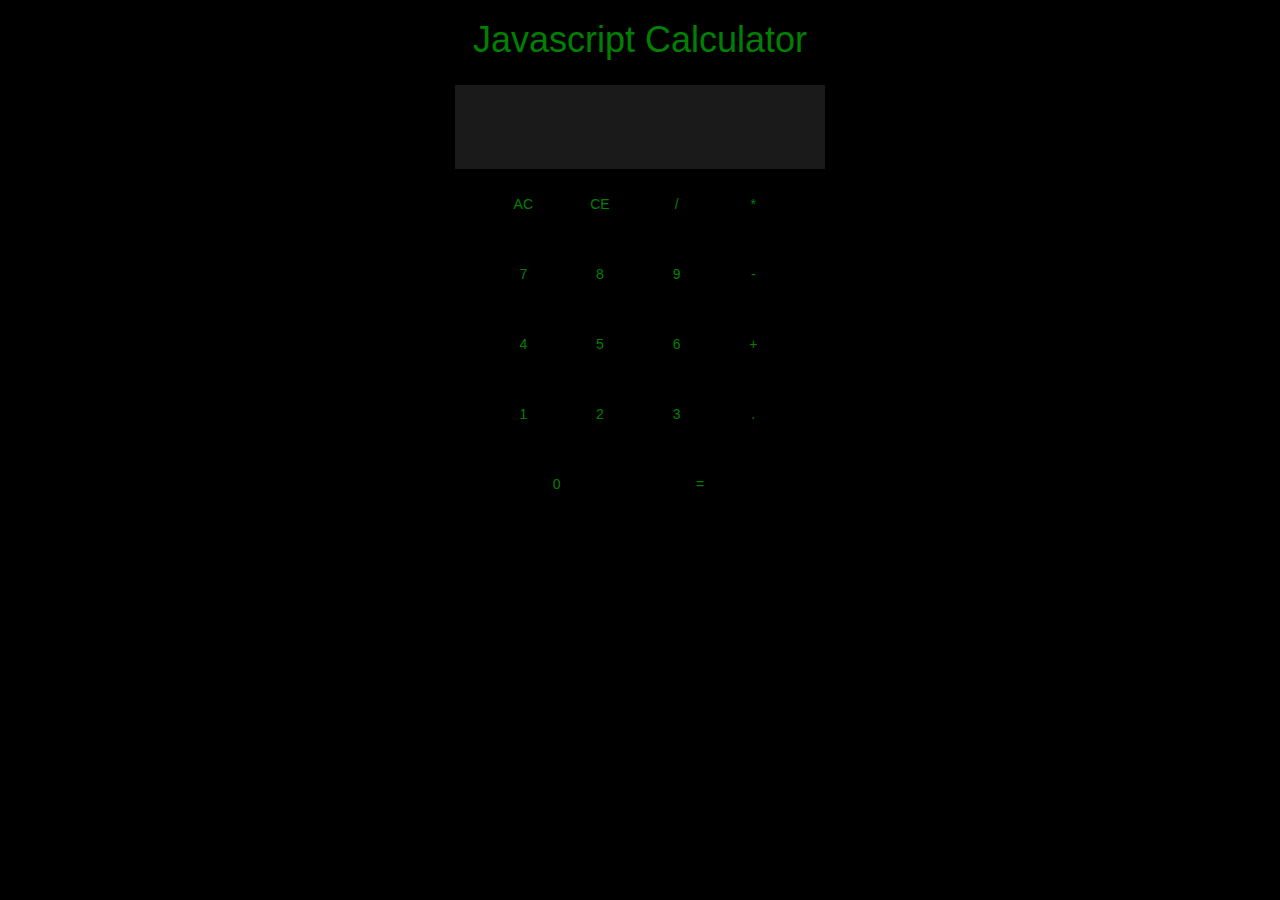
<file: Advanced Front End Development Projects/JavaScript Calculator/index.html>
<!DOCTYPE html>
<html >
  <head>
    <meta charset="UTF-8">
    <title>FreeCodeCamp: JavaScript Calculator</title>
    
    
    
    <link rel='stylesheet prefetch' href='https://cdnjs.cloudflare.com/ajax/libs/twitter-bootstrap/3.3.7/css/bootstrap.min.css'>

        <link rel="stylesheet" href="css/style.css">

    
    
    
  </head>

  <body>

    <div class="container-fluid">
  <h1 class="text-center">Javascript Calculator</h1>
  
  <div class="calculator">
    <div class="display"></div>
    <div class="buttonC">
      <div class="row">
        <button class="col-xs-2 clear" id="ac">AC</button>
        <button class="col-xs-2 clear" id="ce">CE</button>
        <button class="col-xs-2 math" id="divide">/</button>
        <button class="col-xs-2 math" id="time">*</button>
      </div>
      <div class="row">
        <button class="col-xs-2 number" id="7">7</button>
        <button class="col-xs-2 number" id="8">8</button>
        <button class="col-xs-2 number" id="9">9</button>
        <button class="col-xs-2 math" id="sub">-</button>
      </div>
      <div class="row">
        <button class="col-xs-2 number" id="4">4</button>
        <button class="col-xs-2 number" id="5">5</button>
        <button class="col-xs-2 number" id="6">6</button>
        <button class="col-xs-2 math" id="add">+</button>
      </div>
      <div class="row">
        <button class="col-xs-2 number" id="1">1</button>
        <button class="col-xs-2 number" id="2">2</button>
        <button class="col-xs-2 number" id="3">3</button>
        <button class="col-xs-2 number" id=".">.</button>
      </div>
      <div class="row">
        <button class="col-xs-4 number" id="0">0</button>
        <button class="col-xs-4 math" id="eq">=</button>
      </div>
      
    </div>
  </div>
  
</div>
    <script src='https://cdnjs.cloudflare.com/ajax/libs/jquery/3.1.0/jquery.min.js'></script>

        <script src="js/index.js"></script>

    
    
    
  </body>
</html>
</file>
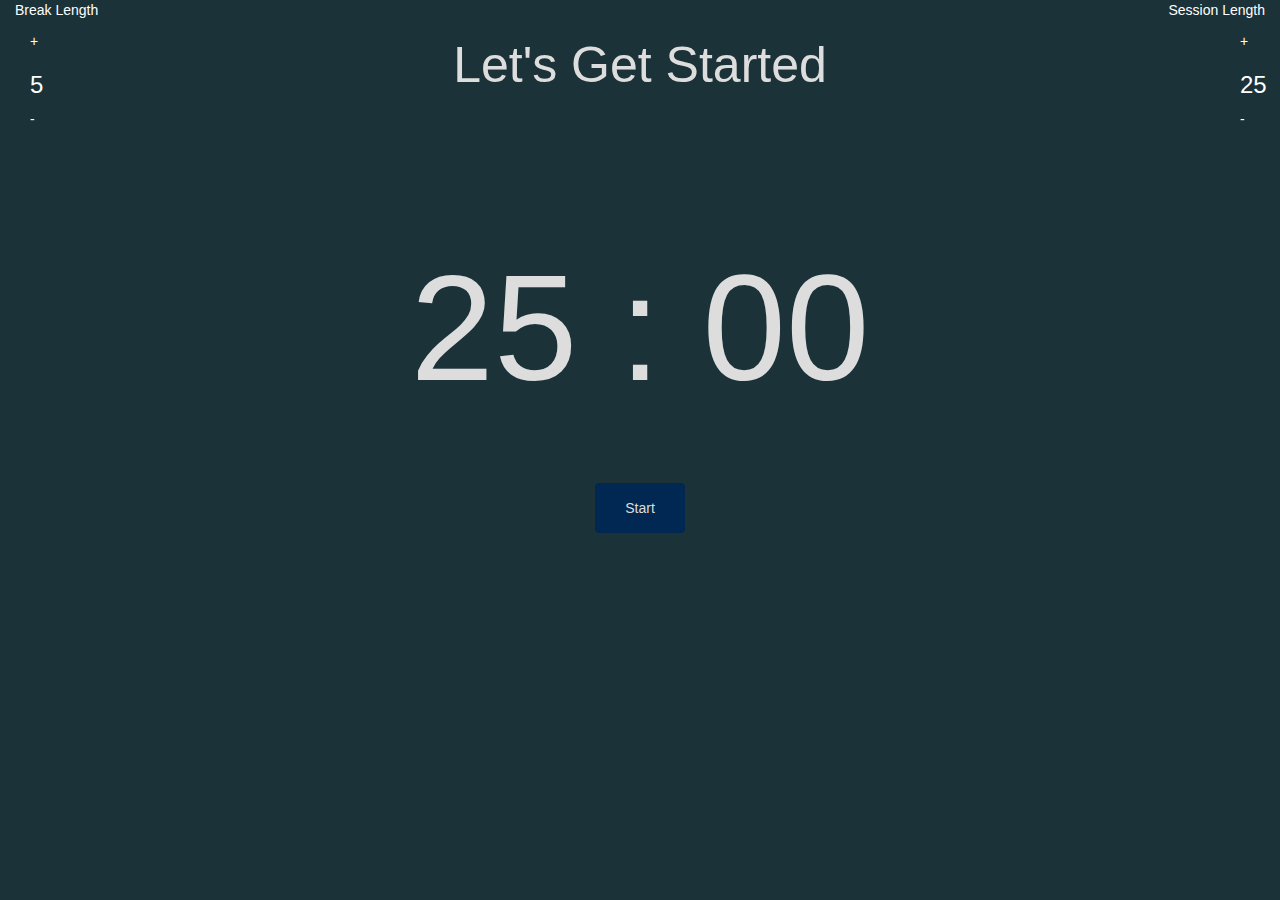
<file: Advanced Front End Development Projects/Pomodoro Clock/index.html>
<!DOCTYPE html>
<html >
  <head>
    <meta charset="UTF-8">
    <title>FreeCodeCamp: Pomodoro Clock</title>
    
    
    
    <link rel='stylesheet prefetch' href='https://cdnjs.cloudflare.com/ajax/libs/twitter-bootstrap/3.3.7/css/bootstrap.min.css'>
<link rel='stylesheet prefetch' href='https://fonts.googleapis.com/css?family=Oswald'>

        <link rel="stylesheet" href="css/style.css">

    
    
    
  </head>

  <body>

    <div class="container-fluid">
  <div class="customize">
    <div class="row">
      <div class="col-xs-6"><p class="text-left">Break Length</p></div>
      <div class="col-xs-6"><p class="text-right">Session Length</p></div>
    </div>
    <div id="break">
      <div class="row col-xs-6">
        <button id="plusB" class="col-xs-4 mod">+</button>
        <h3 id="breakLength" class="col-xs-4">5</h3>
        <button id="minB" class="col-xs-4 mod">-</button>
      </div>
    </div>
    <div id="session">
      <div class="row col-xs-6">
        <button id="plusS" class="col-xs-4 mod">+</button>
        <h3 id="sessionLength" class="col-xs-4">25</h3>
        <button id="minS" class="col-xs-4 mod">-</button>
      </div>
    </div>
  </div>
  <div id="message" class="text-center">Let's Get Started</div>
  <div id="timer">
    <span id="minutes">25</span>
    <span id="middle">:</span>
    <span id="seconds">00</span>
  </div>

  <div id="buttons" class="btn btn-block">
    <button id="start">Start</button>
    <button id="stop">Stop</button>
    <button id="reset">Reset</button>
  </div>
</div>
    <script src='https://cdnjs.cloudflare.com/ajax/libs/jquery/3.1.0/jquery.min.js'></script>

        <script src="js/index.js"></script>

    
    
    
  </body>
</html>
</file>
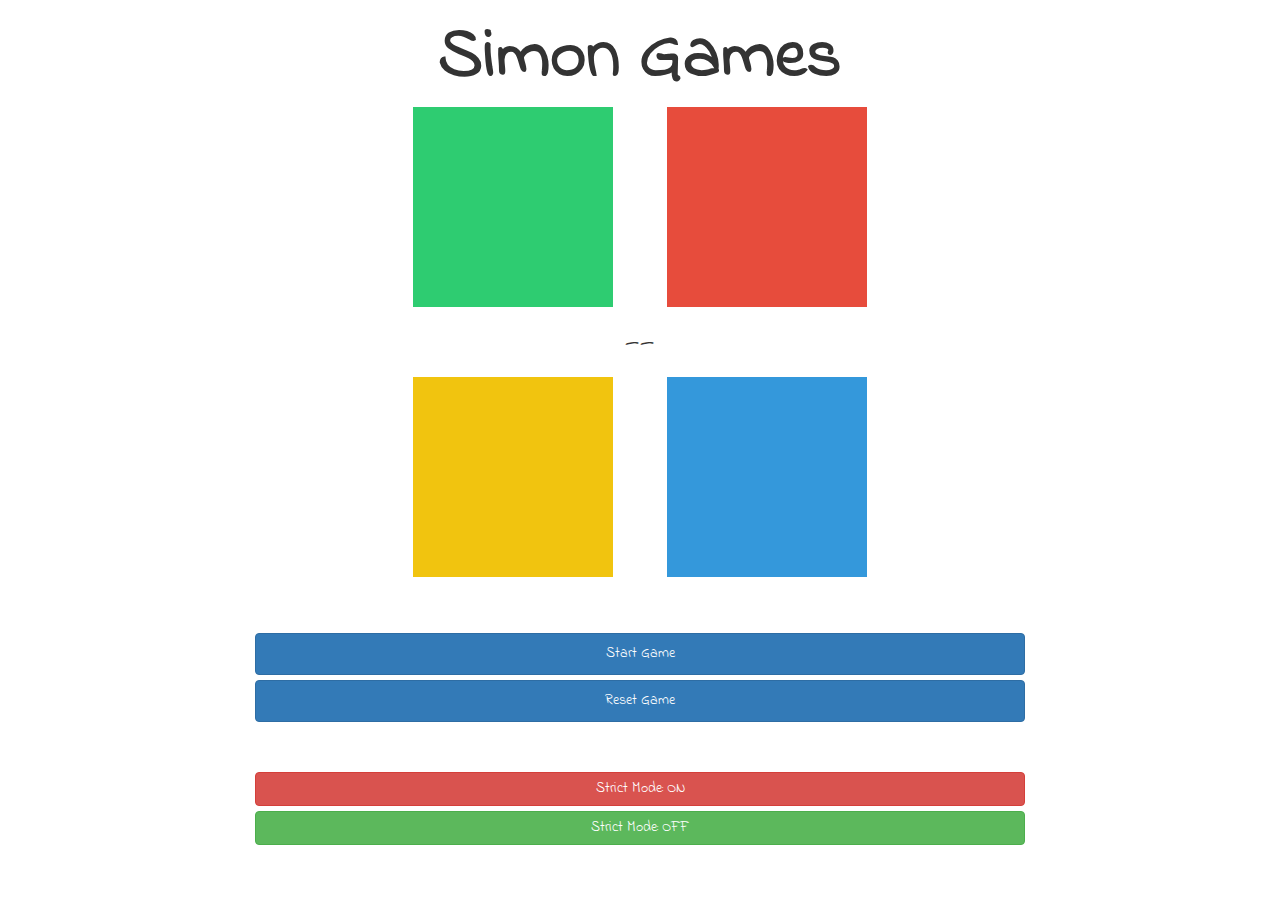
<file: Advanced Front End Development Projects/Simon Games/index.html>
<!DOCTYPE html>
<html >
  <head>
    <meta charset="UTF-8">
    <title>FreeCodeCamp: Simon Game</title>
    
    
    
    <link rel='stylesheet prefetch' href='http://netdna.bootstrapcdn.com/bootstrap/3.1.1/css/bootstrap.min.css'>
<link rel='stylesheet prefetch' href='https://fonts.googleapis.com/css?family=Indie+Flower'>
<link rel='stylesheet prefetch' href='https://cdnjs.cloudflare.com/ajax/libs/twitter-bootstrap/3.3.7/css/bootstrap.min.css'>

        <link rel="stylesheet" href="css/style.css">

    
    
    
  </head>

  <body>

    <audio src="https://s3.amazonaws.com/freecodecamp/simonSound1.mp3" id="sound-0"></audio><audio src="https://s3.amazonaws.com/freecodecamp/simonSound2.mp3" id="sound-1"></audio>
<audio src="https://s3.amazonaws.com/freecodecamp/simonSound3.mp3" id="sound-2"></audio>
<audio src="https://s3.amazonaws.com/freecodecamp/simonSound4.mp3" id="sound-3"></audio>

<div class="container-fluid cont">
  <h1 class="text-center">Simon Games</h1>
  <div class="text-center">
    <div class="row"> 
      <button class="bt" id="btn-0"></button>
      <button class="bt" id="btn-1"></button>
    </div>
    <div class="row text-center">
      <h4 id="level">--</h4>
    </div>
    <div class="row">
      <button class="bt" id="btn-2"></button>
      <button class="bt" id="btn-3"></button>
    </div>
  </div>
  <button id="start" class="btn btn-block btn-primary">Start Game</button>
  <button id="reset" class="btn btn-block btn-primary">Reset Game</button>
  <button id="strict-on" class="btn btn-block btn-danger">Strict Mode: ON</button>
  <button id="strict-off" class="btn btn-block btn-success">Strict Mode: OFF</button>
</div>
    <script src='https://cdnjs.cloudflare.com/ajax/libs/jquery/3.1.0/jquery.min.js'></script>
<script src='https://gitcdn.github.io/bootstrap-toggle/2.2.2/js/bootstrap-toggle.min.js'></script>

        <script src="js/index.js"></script>

    
    
    
  </body>
</html>
</file>
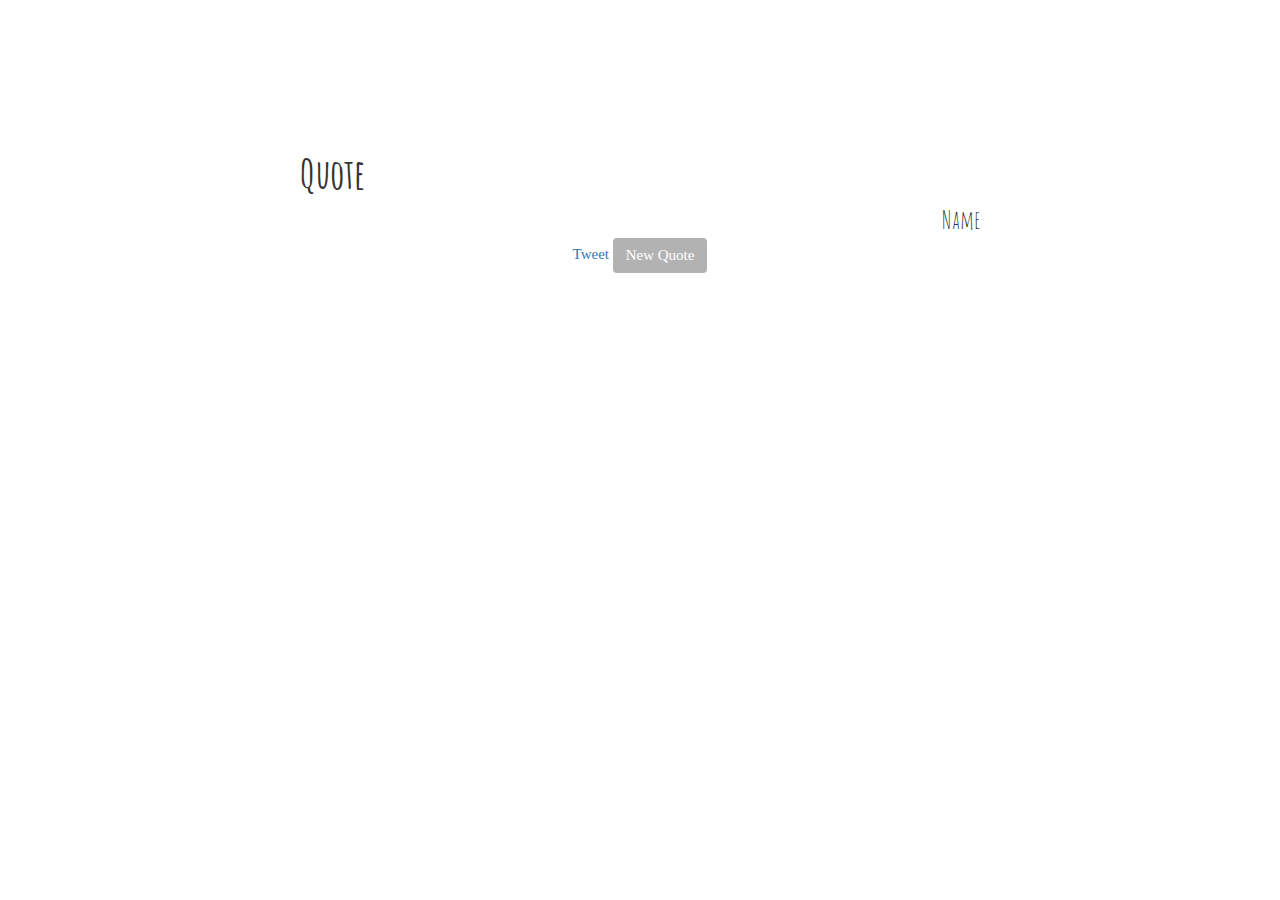
<file: Intermediate Front End Development/Build a Random Quote Machine/index.html>
<!DOCTYPE html>
<html >
  <head>
    <meta charset="UTF-8">
    <title>Free Code Camp: Random Quote Machine</title>
    
    
    
    <link rel='stylesheet prefetch' href='https://maxcdn.bootstrapcdn.com/bootstrap/3.3.6/css/bootstrap.min.css'>
<link rel='stylesheet prefetch' href='https://maxcdn.bootstrapcdn.com/font-awesome/4.6.3/css/font-awesome.min.css'>
<link rel='stylesheet prefetch' href='https://fonts.googleapis.com/css?family=Amatic+SC'>

        <link rel="stylesheet" href="css/style.css">

    
    
    
  </head>

  <body>

    <div class="container-fluid">
  <div class="text-center pagination-centered center-block jumbotron top-buffer size-buffer">
   
    <div class="quote text-justify">Quote</div>
    <div class="name text-right">Name</div>
    <a href="" id="twitter-share-button" data-size:default target="_blank" style="font-size: 15px">Tweet</a>
    <button class="btn newQuote" style="font-size: 15px">New Quote</button>
    
    
  </div>
</div>
    <script src='https://code.jquery.com/jquery-2.2.4.min.js'></script>

        <script src="js/index.js"></script>

    
    
    
  </body>
</html>
</file>
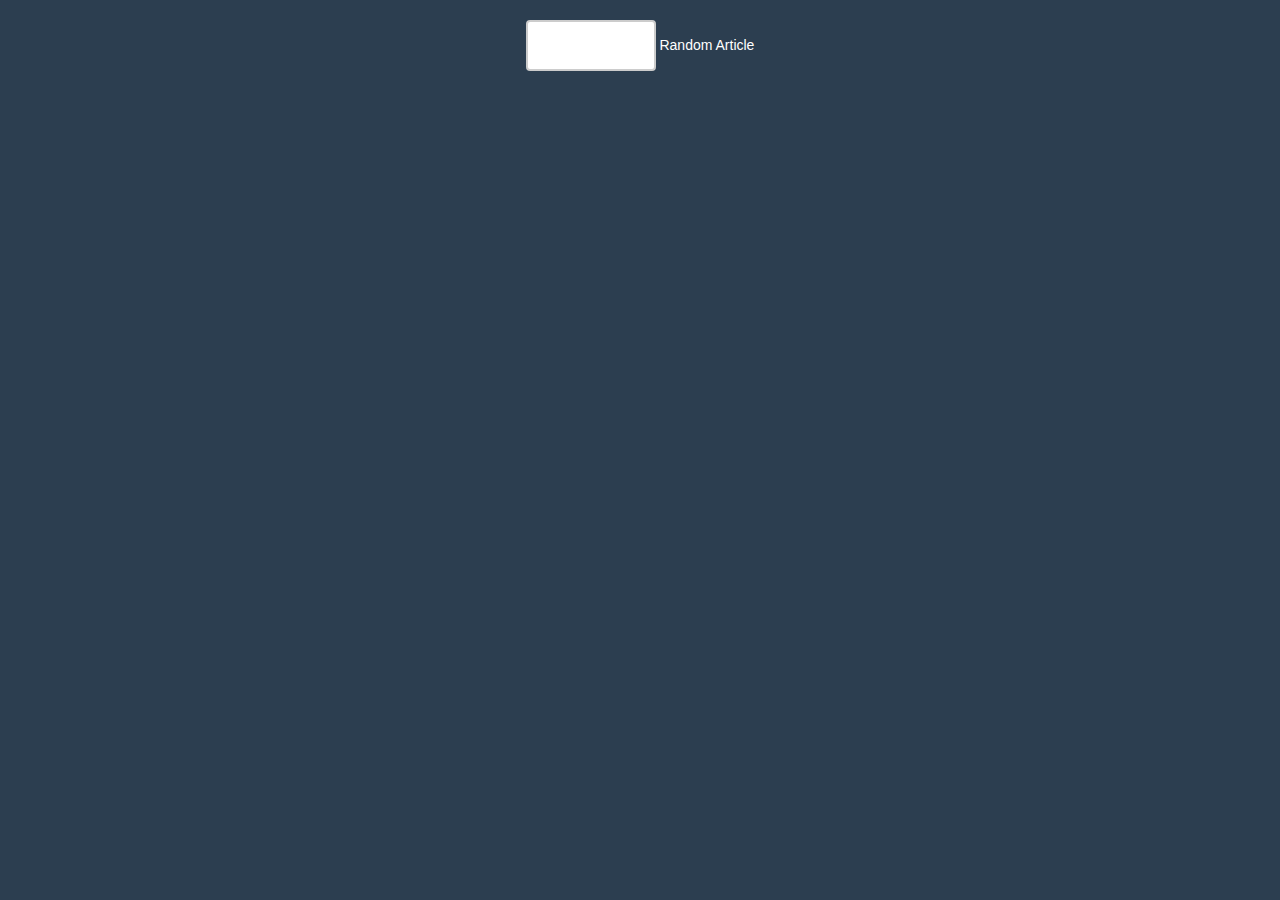
<file: Intermediate Front End Development/Build a Wikipedia Viewer/index.html>
<!DOCTYPE html>
<html >
  <head>
    <meta charset="UTF-8">
    <title>Free Code Camp: Wikipedia Viewer</title>
    
    
    
    <link rel='stylesheet prefetch' href='https://maxcdn.bootstrapcdn.com/bootstrap/3.3.6/css/bootstrap.min.css'>

        <link rel="stylesheet" href="css/style.css">

    
    
    
  </head>

  <body>

    <div class="container-fluid text-center">
  <input name="search" type="search" id="search"/>
  <a href="https://en.wikipedia.org/wiki/Special:Random" target="_blank">Random Article</a>
  <article class="results"></article>
</div>
    <script src='https://code.jquery.com/jquery-2.2.4.min.js'></script>

        <script src="js/index.js"></script>

    
    
    
  </body>
</html>
</file>
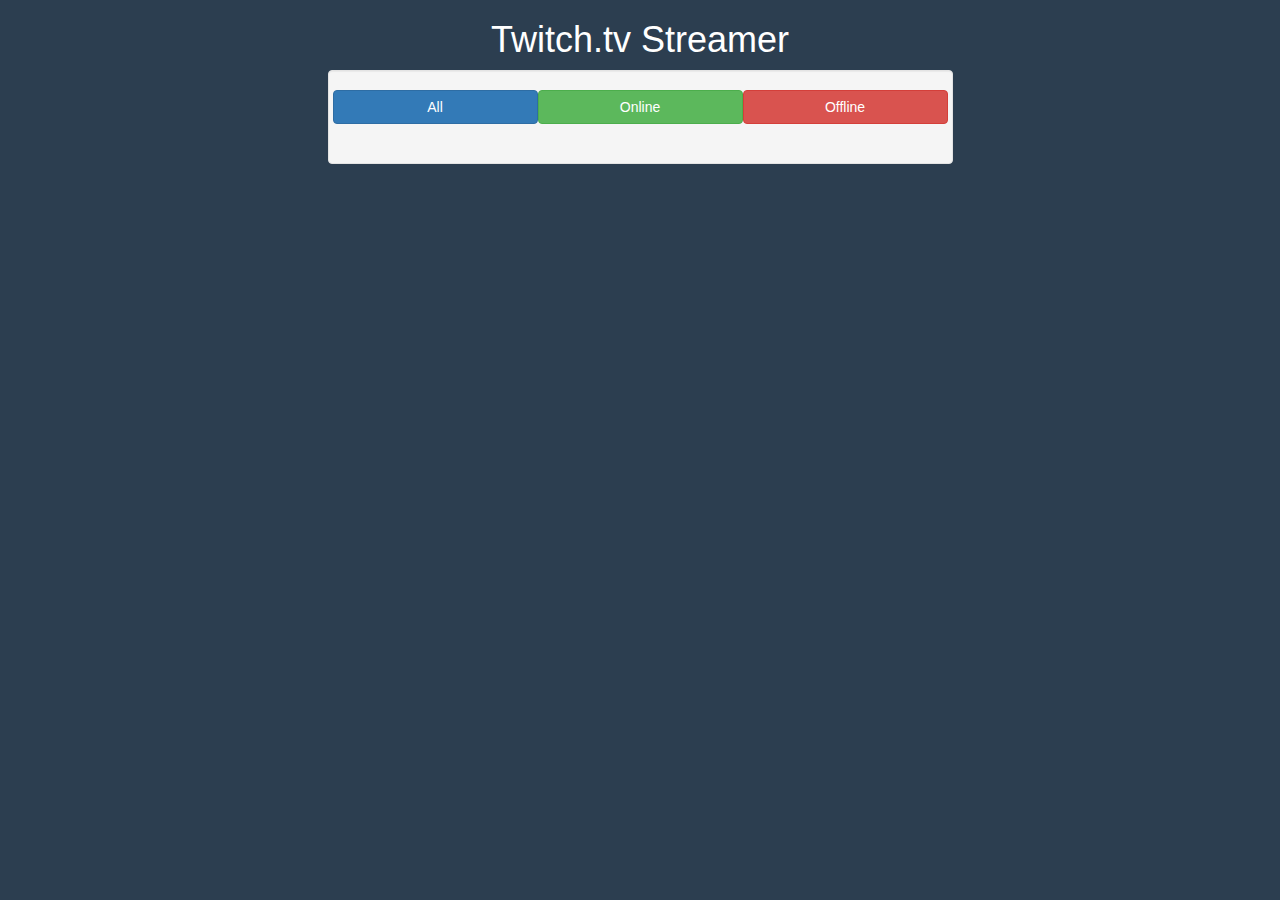
<file: Intermediate Front End Development/Use the Twitch.tv JSON API/index.html>
<!DOCTYPE html>
<html >
  <head>
    <meta charset="UTF-8">
    <title>Free Code Camp: Twitch.tv Streamer</title>
    
    
    
    <link rel='stylesheet prefetch' href='https://maxcdn.bootstrapcdn.com/bootstrap/3.3.6/css/bootstrap.min.css'>

        <link rel="stylesheet" href="css/style.css">

    
    
    
  </head>

  <body>

    <div class="container-fluid">
  <h1 class="text-center">Twitch.tv Streamer</h1>
  <div class="well" style="width:50%; margin: 0 auto;">
    <div class="row btm-pref">
      <button class="btn btn-primary col-xs-4" id="all">All</button>
      <button class="btn btn-success col-xs-4" id="online">Online</button>
      <button class="btn btn-danger col-xs-4" id="offline">Offline</button>
<!--       <input type="text" id="search-bar" placeholder="What can I help you with today?" class="col-xs-12">
    <a href="#"><img class="search-icon" src="http://www.endlessicons.com/wp-content/uploads/2012/12/search-icon.png"></a> -->
    </div>
    <div class="results"></div>
  </div>
</div>
    <script src='https://code.jquery.com/jquery-2.2.4.min.js'></script>

        <script src="js/index.js"></script>

    
    
    
  </body>
</html>
</file>
<file: Advanced Front End Development Projects/JavaScript Calculator/css/style.css>
body {
  background-color: black;
  color: green;
}

.calculator {
  height: 450px;
  width: 400px;
  margin: 0 auto;
  padding: 15px;
}

.display {
  background-color: rgba(255,255,255, .1);
  width: 100%;
  height: 20%;
  padding: 10px;
  color: green;
  font-size: 25px;
  text-align: right;
}

button {
  color: black;
  padding: 15px;
  margin: 10px 5px;
  left: 45px;
  border: 0;
  background-color: black;
  color: green;
}
</file>
<file: Advanced Front End Development Projects/Pomodoro Clock/css/style.css>
body {
  background-color: #1B3238;
  color: white;
}

#message { 
  color:#DDD; 
  font-size:50px; 
  margin-bottom:20px; 
}

#break {
  height: 40px;
  width : 40px;
  float: left;
}

#session {
  height: 40px;
  width: 40px;
  display: block;
  float: right;
}

button {
  background-color: transparent;
  border: none;
}

#timer { 
  color:#DDD; 
  font-size:150px; 
  margin-bottom:40px; 
  text-align: center;
  padding-top: 100px;
}

#buttons button { 
  background: #002852; 
  border: none; 
  color: #DDD; 
  cursor: pointer; 
  padding: 15px 30px; 
  margin: 0 auto; 
  border-radius: 4px; 
}

#stop, #reset { 
  display: none; 
}
</file>
<file: Advanced Front End Development Projects/Simon Games/css/style.css>
body {
  font-family: 'Indie Flower', cursive;
}

.cont {
  max-width: 800px;
}

h1 {
  font-size: 70px;
  font-weight: bold;
}

h4 {
  font-size: 40px;
}

button {
  border: none;
}

.bt {
  height: 200px;
  width: 200px;
  margin: 0 25px;
}

#start {
  margin-top: 50px;
  padding: 10px;
}

#reset {
  margin-bottom: 50px;
  padding: 10px;
}

#btn-0 {
  background-color: #2ecc71;
}

#btn-1 {
  background-color: #e74c3c;
}

#btn-2 {
  background-color: #f1c40f;
}

#btn-3 {
  background-color: #3498db;
}
</file>
<file: Intermediate Front End Development/Build a Random Quote Machine/css/style.css>
body {
  position: relative;
  background-image: url("https://4.bp.blogspot.com/-MvC-b7NP2og/VO3_OvdON0I/AAAAAAABduU/8fUplha1Sdo/s0/Sunset_at_Tiergarten_UHD.jpg");
  font-size: 15px;
  font-family: cursive;
}

.top-buffer {
  margin-top: 10%;
}

.size-buffer {
  padding: 20px;
  width: 800px;
  background-color: rgba(255,255,255,.2);
}

.quote {
  font-size: 40px;
  font-family: 'Amatic SC', cursive;
  font-weight: bold;
}

.name {
  font-family: 'Amatic SC', cursive;
  font-size: 25px;
  font-weight: 400;
}

.newQuote {
  background-color: rgba(0,0,0,.3);
  color: white;
}
</file>
<file: Intermediate Front End Development/Build a Wikipedia Viewer/css/style.css>
body {
  background-color: #2c3e50;
}

a {
  color: white; 
  text-decoration: none;
}

a:hover {
  color: rgba(255,255,255,.5);
  text-decoration: none;
}

.result {
  width: 100%;
  margin: 20px auto;
  background: white;
}

input[type=search] {
  width: 130px;
  box-sizing: border-box;
  border: 2px solid #ccc;
  border-radius: 4px;
  font-size: 16px;
  background-color: white;
  background-repeat: no-repeat;
  padding: 12px 20px 12px 40px;
  margin: 20px 0;
  -webkit-transition: width 0.4s ease-in-out;
  transition: width 0.4s ease-in-out;
}

input[type=search]:focus {
    width: 100%;
}

.content {
  margin-top: 10%;
}
</file>
<file: Intermediate Front End Development/Use the Twitch.tv JSON API/css/style.css>
body {
  background-color: #2c3e50;
  color: white;
}

.results {
  margin-top: 20px;
}

a {
  color: white;
}

a:hover {
  text-decoration: none;
  color: rgba(0,0,0,.2);
  background-color: #51575C;
}

.stream {
  text-decoration: none;
  color: black;
  padding: 5px;
  margin: 20px;
}

.online {
  background-color: #2ecc71;
}

.offline {
  background-color: #2C3E50;
}

/* input#search-bar{
  margin: 0 auto;
  margin-top: 20px;
  width: 100%;
  height: 45px;
  padding: 0 20px;
  font-size: 1rem;
  border: 1px solid #D0CFCE;
  outline: none;
  &:focus{
    border: 1px solid #008ABF;
    transition: 0.35s ease;
    color: #008ABF;
    &::-webkit-input-placeholder{
      transition: opacity 0.45s ease; 
  	  opacity: 0;
     }
    &::-moz-placeholder {
      transition: opacity 0.45s ease; 
  	  opacity: 0;
     }
    &:-ms-placeholder {
     transition: opacity 0.45s ease; 
  	 opacity: 0;
     }    
   }
 }

.search-icon{
  position: relative;
  float: right;
  width: 75px;
  height: 75px;
  top: -62px;
  right: -20px;
}

.btm-pref {
  margin-bottom: -60px;
} */
</file>
